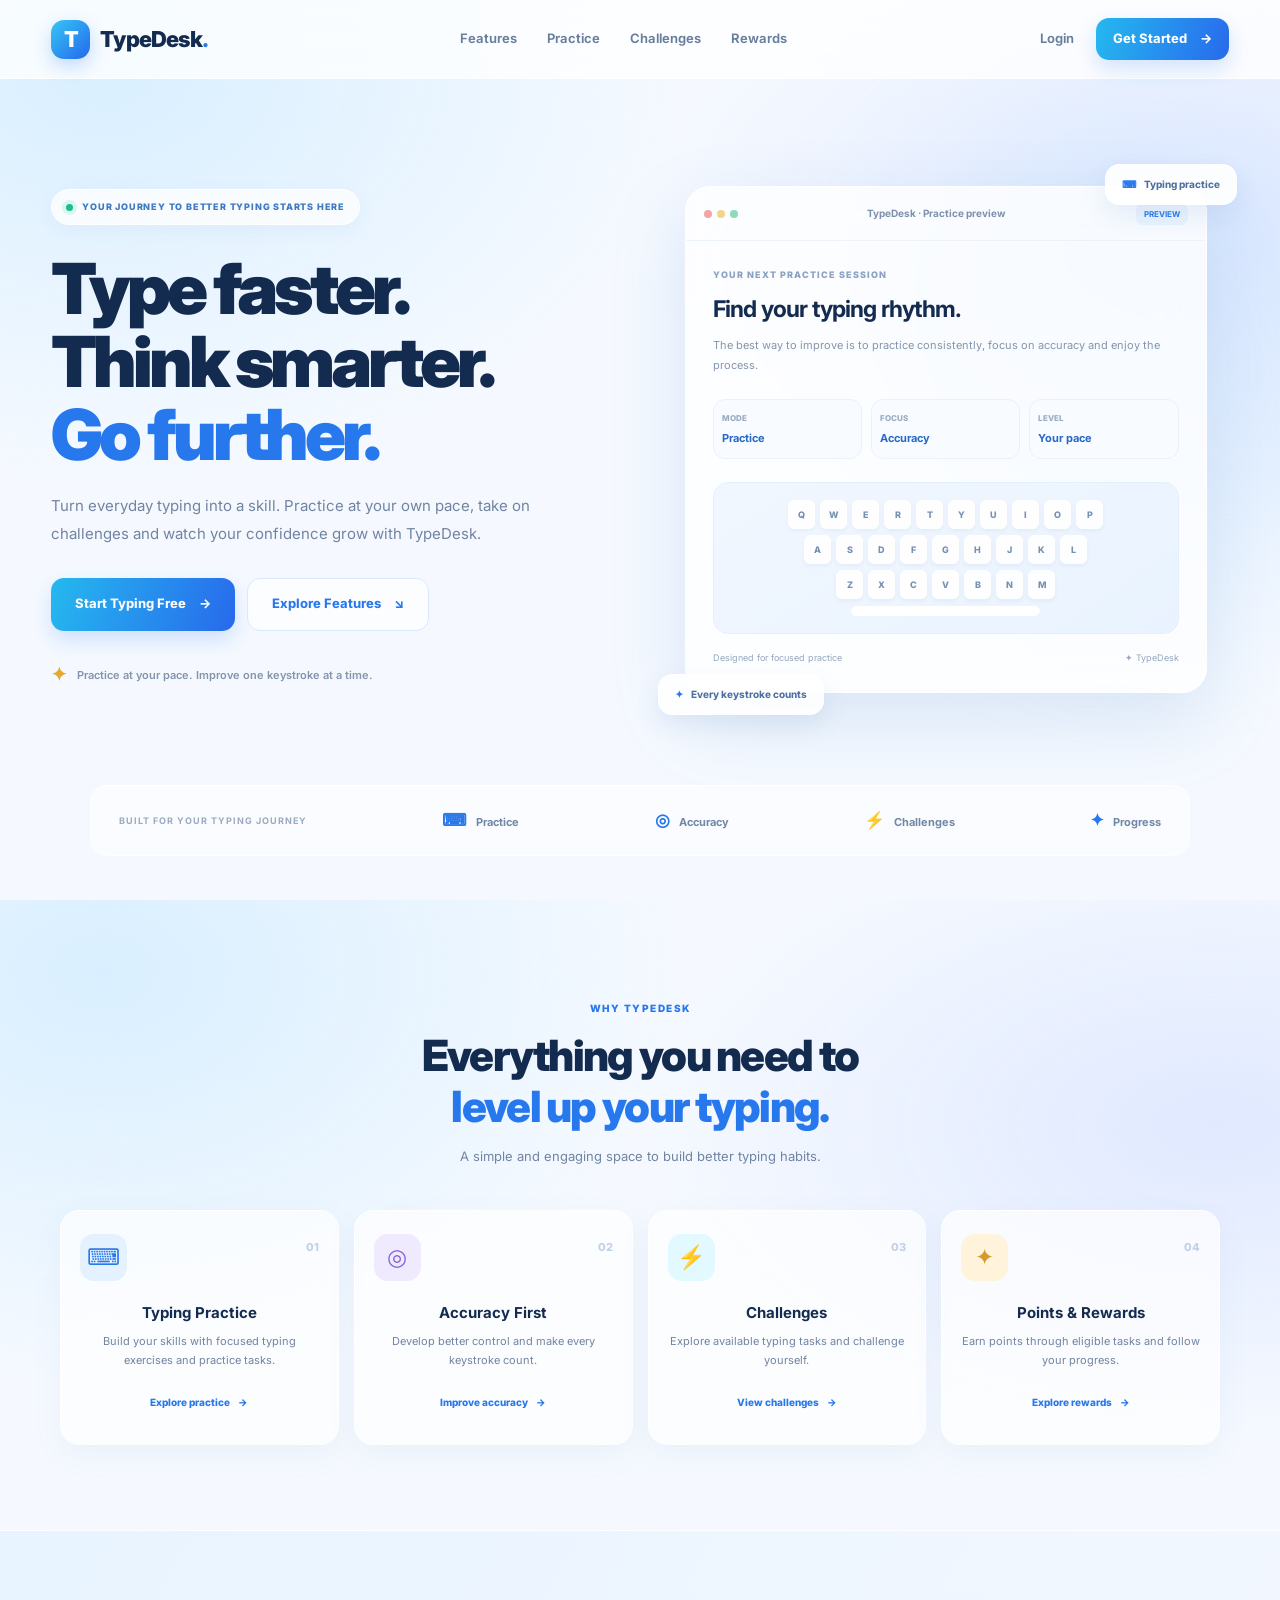
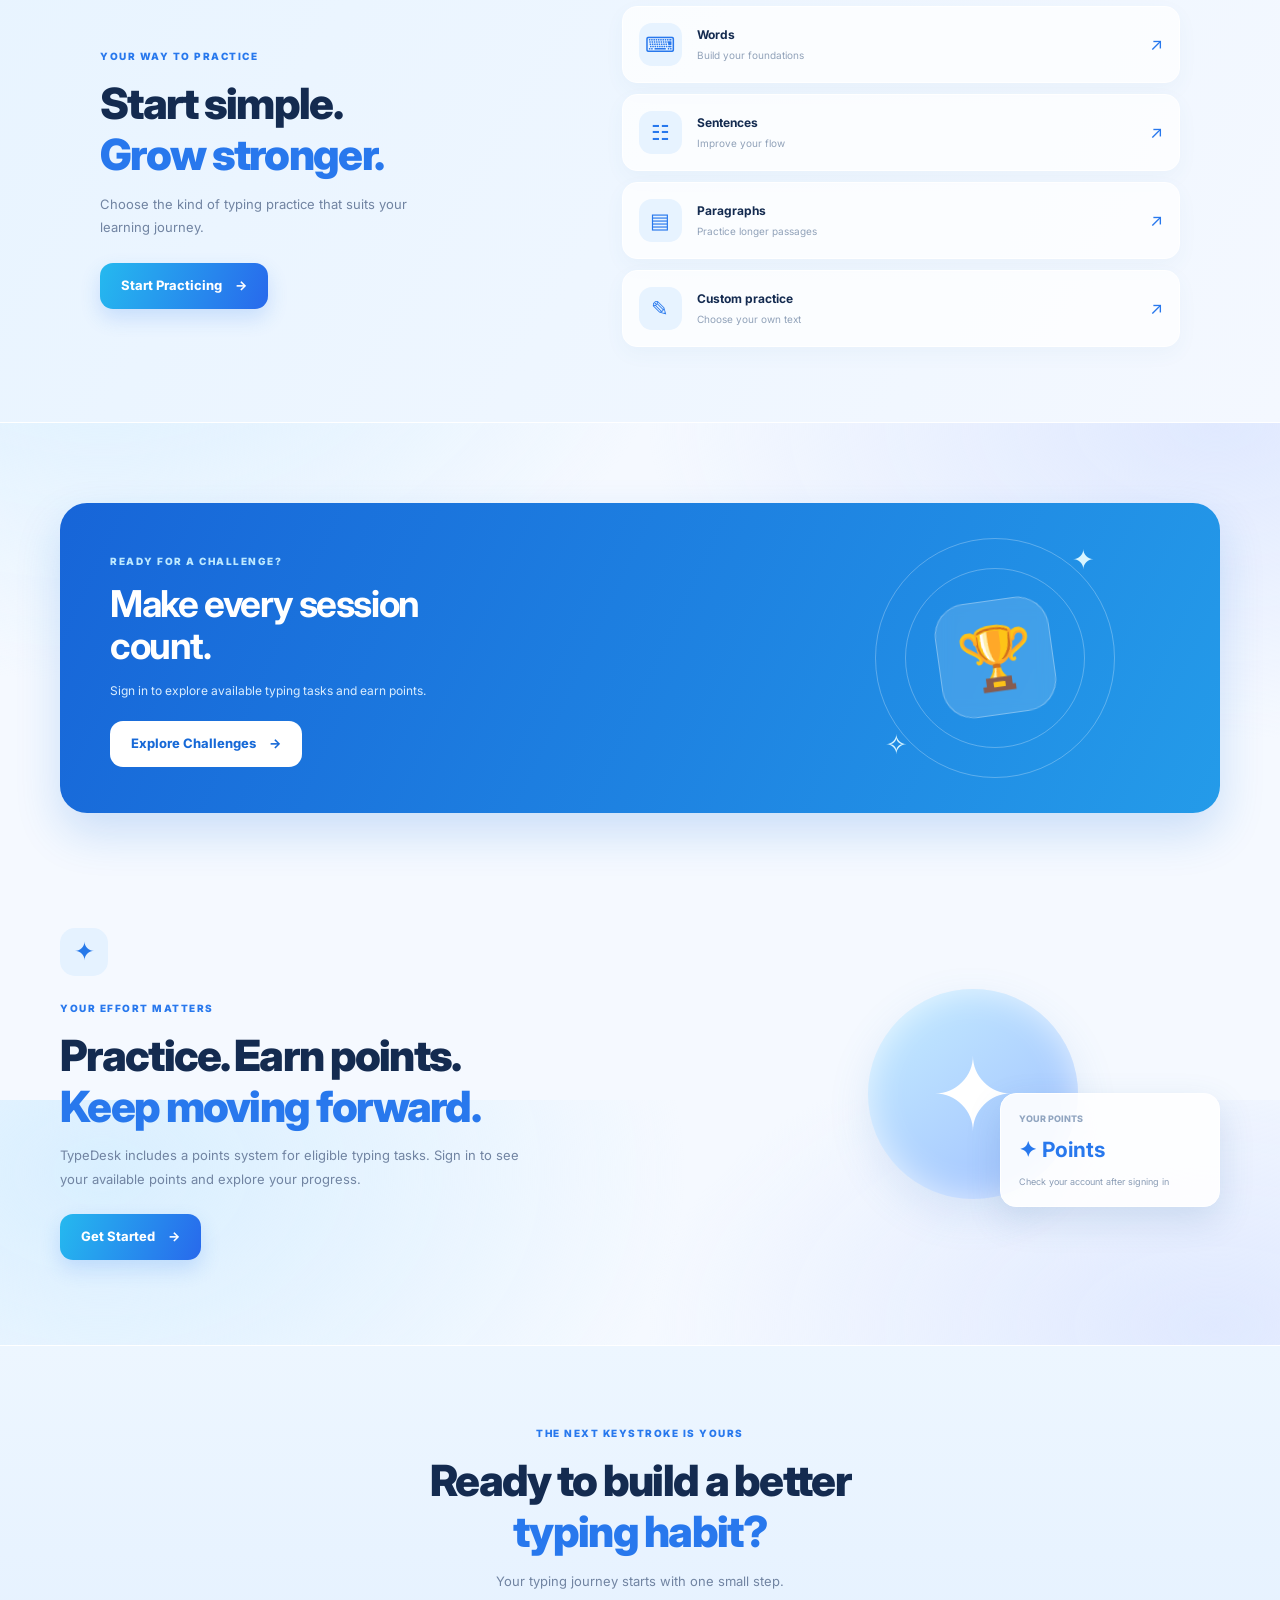
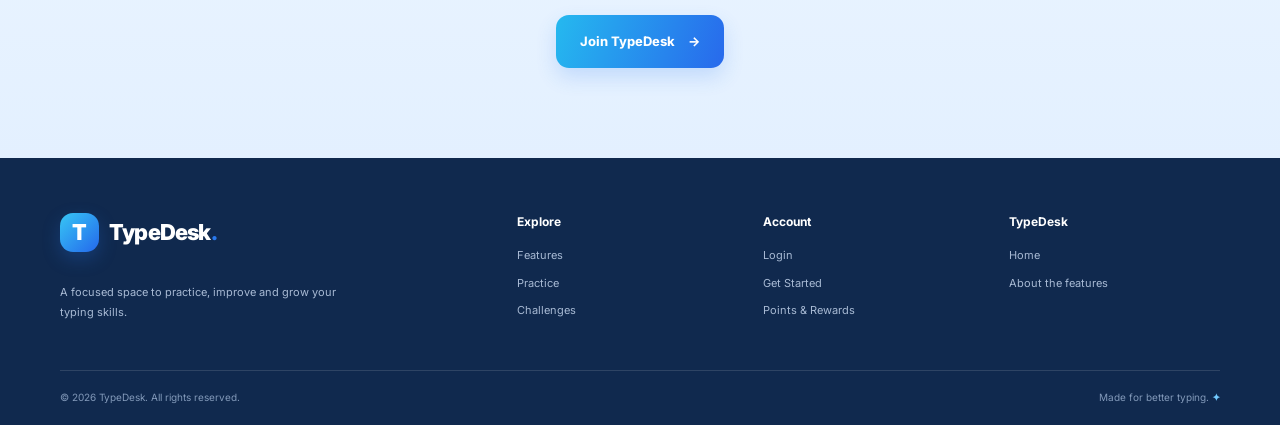
<file: index.html>
<!DOCTYPE html>
<html lang="en">
<head>
  <meta charset="UTF-8">
  <meta name="viewport" content="width=device-width, initial-scale=1.0">
  <meta name="theme-color" content="#eff7ff">
  <meta name="description" content="TypeDesk helps you build typing speed, accuracy and confidence through typing practice and challenges.">
  <title>TypeDesk — Master Your Typing Skills</title>
  <link rel="preconnect" href="https://fonts.googleapis.com">
  <link rel="preconnect" href="https://fonts.gstatic.com" crossorigin>
  <link href="https://fonts.googleapis.com/css2?family=Inter:wght@400;500;600;700;800;900&display=swap" rel="stylesheet">
  <link rel="stylesheet" href="styles.css">
  <link rel="stylesheet" href="landing.css">
</head>
<body class="landing-page">

<header class="site-header">
  <nav class="navbar">
    <a href="index.html" class="logo">
      <span class="logo-icon">T</span>
      <span>TypeDesk<span class="logo-dot">.</span></span>
    </a>

    <div class="nav-links">
      <a href="#features">Features</a>
      <a href="#practice">Practice</a>
      <a href="#challenges">Challenges</a>
      <a href="#rewards">Rewards</a>
    </div>

    <div class="nav-actions">
      <a href="login.html" class="login-link">Login</a>
      <a href="login.html" class="button button-primary nav-cta">Get Started <span>→</span></a>
    </div>
  </nav>
</header>

<main>

<section class="hero">
  <div class="hero-glow"></div>
  <div class="hero-content">
    <div class="eyebrow-pill"><span class="pulse-dot"></span> YOUR JOURNEY TO BETTER TYPING STARTS HERE</div>

    <h1>Type faster.<br>Think smarter.<br><span>Go further.</span></h1>

    <p class="hero-description">
      Turn everyday typing into a skill. Practice at your own pace,
      take on challenges and watch your confidence grow with TypeDesk.
    </p>

    <div class="hero-actions">
      <a href="login.html" class="button button-primary button-large">Start Typing Free <span>→</span></a>
      <a href="#features" class="button button-glass button-large">Explore Features <span>↘</span></a>
    </div>

    <div class="hero-trust">
      <span class="trust-icon">✦</span>
      <span>Practice at your pace. Improve one keystroke at a time.</span>
    </div>
  </div>

  <div class="hero-visual">
    <div class="floating-chip chip-top"><span>⌨</span> Typing practice</div>

    <div class="typing-window">
      <div class="window-top">
        <div class="window-dots"><i></i><i></i><i></i></div>
        <span>TypeDesk · Practice preview</span>
        <span class="window-status">PREVIEW</span>
      </div>

      <div class="typing-window-body">
        <div class="preview-label">YOUR NEXT PRACTICE SESSION</div>
        <h3>Find your typing rhythm.</h3>
        <p class="preview-copy">The best way to improve is to practice consistently, focus on accuracy and enjoy the process.</p>

        <div class="preview-stats">
          <div><span>MODE</span><strong>Practice</strong></div>
          <div><span>FOCUS</span><strong>Accuracy</strong></div>
          <div><span>LEVEL</span><strong>Your pace</strong></div>
        </div>

        <div class="keyboard">
          <div class="key-row">
            <span>Q</span><span>W</span><span>E</span><span>R</span><span>T</span><span>Y</span><span>U</span><span>I</span><span>O</span><span>P</span>
          </div>
          <div class="key-row">
            <span>A</span><span>S</span><span>D</span><span>F</span><span>G</span><span>H</span><span>J</span><span>K</span><span>L</span>
          </div>
          <div class="key-row">
            <span>Z</span><span>X</span><span>C</span><span>V</span><span>B</span><span>N</span><span>M</span>
          </div>
          <div class="space-key"></div>
        </div>

        <div class="preview-bottom"><span>Designed for focused practice</span><span>✦ TypeDesk</span></div>
      </div>
    </div>

    <div class="floating-chip chip-bottom"><span>✦</span> Every keystroke counts</div>
  </div>
</section>

<section class="trust-strip">
  <span>BUILT FOR YOUR TYPING JOURNEY</span>
  <div><b>⌨</b> Practice</div>
  <div><b>◎</b> Accuracy</div>
  <div><b>⚡</b> Challenges</div>
  <div><b>✦</b> Progress</div>
</section>

<section class="section features-section" id="features">
  <div class="section-heading">
    <span class="section-kicker">WHY TYPEDESK</span>
    <h2>Everything you need to<br><span>level up your typing.</span></h2>
    <p>A simple and engaging space to build better typing habits.</p>
  </div>

  <div class="feature-grid">
    <article class="feature-card">
      <div class="feature-icon icon-blue">⌨</div>
      <span class="feature-number">01</span>
      <h3>Typing Practice</h3>
      <p>Build your skills with focused typing exercises and practice tasks.</p>
      <a href="#practice">Explore practice <span>→</span></a>
    </article>

    <article class="feature-card">
      <div class="feature-icon icon-purple">◎</div>
      <span class="feature-number">02</span>
      <h3>Accuracy First</h3>
      <p>Develop better control and make every keystroke count.</p>
      <a href="#practice">Improve accuracy <span>→</span></a>
    </article>

    <article class="feature-card">
      <div class="feature-icon icon-cyan">⚡</div>
      <span class="feature-number">03</span>
      <h3>Challenges</h3>
      <p>Explore available typing tasks and challenge yourself.</p>
      <a href="#challenges">View challenges <span>→</span></a>
    </article>

    <article class="feature-card">
      <div class="feature-icon icon-gold">✦</div>
      <span class="feature-number">04</span>
      <h3>Points & Rewards</h3>
      <p>Earn points through eligible tasks and follow your progress.</p>
      <a href="#rewards">Explore rewards <span>→</span></a>
    </article>
  </div>
</section>

<section class="practice-section" id="practice">
  <div class="practice-inner">
    <div class="practice-copy">
      <span class="section-kicker">YOUR WAY TO PRACTICE</span>
      <h2>Start simple.<br><span>Grow stronger.</span></h2>
      <p>Choose the kind of typing practice that suits your learning journey.</p>
      <a href="login.html" class="button button-primary">Start Practicing <span>→</span></a>
    </div>

    <div class="practice-options">
      <div class="practice-option">
        <span class="option-icon">⌨</span>
        <div><strong>Words</strong><small>Build your foundations</small></div>
        <span class="option-arrow">↗</span>
      </div>
      <div class="practice-option">
        <span class="option-icon">☷</span>
        <div><strong>Sentences</strong><small>Improve your flow</small></div>
        <span class="option-arrow">↗</span>
      </div>
      <div class="practice-option">
        <span class="option-icon">▤</span>
        <div><strong>Paragraphs</strong><small>Practice longer passages</small></div>
        <span class="option-arrow">↗</span>
      </div>
      <div class="practice-option">
        <span class="option-icon">✎</span>
        <div><strong>Custom practice</strong><small>Choose your own text</small></div>
        <span class="option-arrow">↗</span>
      </div>
    </div>
  </div>
</section>

<section class="section challenge-section" id="challenges">
  <div class="challenge-banner">
    <div>
      <span class="section-kicker">READY FOR A CHALLENGE?</span>
      <h2>Make every session<br>count.</h2>
      <p>Sign in to explore available typing tasks and earn points.</p>
      <a href="login.html" class="button button-white">Explore Challenges <span>→</span></a>
    </div>
    <div class="challenge-art" aria-hidden="true">
      <div class="orbit orbit-one"></div>
      <div class="orbit orbit-two"></div>
      <div class="trophy">🏆</div>
      <span class="spark spark-one">✦</span>
      <span class="spark spark-two">✧</span>
    </div>
  </div>
</section>

<section class="section rewards-section" id="rewards">
  <div class="rewards-content">
    <div class="reward-symbol">✦</div>
    <span class="section-kicker">YOUR EFFORT MATTERS</span>
    <h2>Practice. Earn points.<br><span>Keep moving forward.</span></h2>
    <p>TypeDesk includes a points system for eligible typing tasks. Sign in to see your available points and explore your progress.</p>
    <a href="login.html" class="button button-primary">Get Started <span>→</span></a>
  </div>
  <div class="reward-visual">
    <div class="reward-orb">✦</div>
    <div class="reward-card">
      <span>YOUR POINTS</span>
      <strong>✦ Points</strong>
      <small>Check your account after signing in</small>
    </div>
  </div>
</section>

<section class="final-cta">
  <span class="section-kicker">THE NEXT KEYSTROKE IS YOURS</span>
  <h2>Ready to build a better<br><span>typing habit?</span></h2>
  <p>Your typing journey starts with one small step.</p>
  <a href="login.html" class="button button-primary button-large">Join TypeDesk <span>→</span></a>
</section>

</main>

<footer class="site-footer">
  <div class="footer-main">
    <div class="footer-brand">
      <a href="index.html" class="logo footer-logo"><span class="logo-icon">T</span><span>TypeDesk<span class="logo-dot">.</span></span></a>
      <p>A focused space to practice, improve and grow your typing skills.</p>
    </div>
    <div class="footer-column">
      <h4>Explore</h4>
      <a href="#features">Features</a>
      <a href="#practice">Practice</a>
      <a href="#challenges">Challenges</a>
    </div>
    <div class="footer-column">
      <h4>Account</h4>
      <a href="login.html">Login</a>
      <a href="login.html">Get Started</a>
      <a href="#rewards">Points & Rewards</a>
    </div>
    <div class="footer-column">
      <h4>TypeDesk</h4>
      <a href="index.html">Home</a>
      <a href="#features">About the features</a>
    </div>
  </div>
  <div class="footer-bottom">
    <span>© 2026 TypeDesk. All rights reserved.</span>
    <span>Made for better typing. <b>✦</b></span>
  </div>
</footer>
<script src="desktop-notice.js"></script>
</body>
</html>
</file>
<file: styles.css>
/* ============================================================
   TYPEDESK PROFESSIONAL DESIGN SYSTEM
   ============================================================ */

:root {
  --bg: #f5f7fb; --white: #ffffff; --ink: #172033; --muted: #68758b;
  --line: #e3e8f0; --navy: #173b67; --navy-dark: #0f2a4a; --blue: #2866b2;
  --blue-light: #eaf2fc; --green: #16845b; --green-bg: #e9f7f0;
  --amber: #a86b13; --amber-bg: #fff5e3; --red: #b83b4b; --red-bg: #fff1f2;
  --shadow-sm: 0 2px 6px rgba(23, 43, 77, 0.04);
  --shadow: 0 8px 26px rgba(23, 43, 77, 0.06);
  --shadow-lg: 0 20px 50px rgba(23, 43, 77, 0.12);
  --font: 'Inter', 'Segoe UI', system-ui, -apple-system, sans-serif;
  --font-mono: 'JetBrains Mono', 'Fira Code', 'Courier New', monospace;
  --radius-sm: 6px; --radius: 10px; --radius-lg: 14px; --radius-xl: 20px;
  --sidebar-width: 256px; --topbar-height: 68px;
}

* { box-sizing: border-box; margin: 0; padding: 0; }
html, body { height: 100%; }
body { background: var(--bg); color: var(--ink); font: 14px/1.5 var(--font); -webkit-font-smoothing: antialiased; -moz-osx-font-smoothing: grayscale; }
button, input, select, textarea { font: inherit; color: inherit; }
button { cursor: pointer; border: none; background: none; }
a { color: var(--blue); text-decoration: none; }

/* BUTTONS */
.btn { display: inline-flex; align-items: center; justify-content: center; gap: 8px; padding: 10px 18px; border-radius: var(--radius-sm); font-weight: 600; font-size: 13px; transition: all 0.15s ease; border: 1px solid transparent; white-space: nowrap; }
.btn:disabled { opacity: 0.5; cursor: not-allowed; }
.btn-primary { background: var(--navy); color: white; }
.btn-primary:hover:not(:disabled) { background: var(--navy-dark); }
.btn-secondary { background: var(--white); border-color: var(--line); color: var(--ink); }
.btn-secondary:hover:not(:disabled) { background: var(--bg); border-color: #c8d4e3; }
.btn-blue { background: var(--blue); color: white; }
.btn-blue:hover:not(:disabled) { background: #1f5599; }
.btn-danger { background: var(--red); color: white; }
.btn-ghost { background: transparent; color: var(--muted); }
.btn-ghost:hover:not(:disabled) { background: var(--bg); color: var(--ink); }
.btn-sm { padding: 7px 12px; font-size: 12px; }
.btn-lg { padding: 13px 24px; font-size: 14px; }
.btn-full { width: 100%; }

/* FORMS */
.form-group { margin-bottom: 18px; }
.form-label { display: block; font-size: 12px; font-weight: 600; color: var(--ink); margin-bottom: 6px; letter-spacing: 0.2px; }
.form-input, .form-select, .form-textarea { width: 100%; padding: 11px 14px; border: 1px solid var(--line); border-radius: var(--radius-sm); background: var(--white); color: var(--ink); font-size: 14px; transition: all 0.15s ease; }
.form-input:focus, .form-select:focus, .form-textarea:focus { outline: none; border-color: var(--blue); box-shadow: 0 0 0 3px rgba(40, 102, 178, 0.12); }
.form-input::placeholder { color: #98a2b2; }
.form-error { font-size: 12px; color: var(--red); margin-top: 6px; }
.form-hint { font-size: 11px; color: var(--muted); margin-top: 6px; }

/* CARDS */
.card { background: var(--white); border: 1px solid var(--line); border-radius: var(--radius); box-shadow: var(--shadow-sm); }
.card-padded { padding: 20px; }

/* METRICS */
.metric { background: var(--white); border: 1px solid var(--line); border-radius: var(--radius); padding: 18px; box-shadow: var(--shadow-sm); }
.metric-label { color: var(--muted); font-size: 12px; font-weight: 500; }
.metric-value { font-size: 26px; font-weight: 750; letter-spacing: -0.6px; color: var(--ink); margin: 6px 0 2px; }
.metric-sub { font-size: 11px; color: var(--muted); }

/* BADGES */
.badge { display: inline-flex; align-items: center; gap: 4px; padding: 4px 10px; border-radius: 20px; font-size: 11px; font-weight: 700; letter-spacing: 0.3px; }
.badge-blue { background: var(--blue-light); color: var(--blue); }
.badge-green { background: var(--green-bg); color: var(--green); }
.badge-amber { background: var(--amber-bg); color: var(--amber); }
.badge-red { background: var(--red-bg); color: var(--red); }
.badge-neutral { background: var(--bg); color: var(--muted); }

/* UTILITIES */
.flex { display: flex; } .flex-col { flex-direction: column; }
.items-center { align-items: center; } .items-start { align-items: flex-start; }
.justify-between { justify-content: space-between; } .justify-center { justify-content: center; }
.gap-1 { gap: 4px; } .gap-2 { gap: 8px; } .gap-3 { gap: 12px; } .gap-4 { gap: 16px; } .gap-6 { gap: 24px; }
.flex-1 { flex: 1; }
.text-muted { color: var(--muted); } .text-sm { font-size: 12px; } .text-xs { font-size: 11px; }
.font-semibold { font-weight: 600; } .font-bold { font-weight: 700; }
.mt-2 { margin-top: 8px; } .mt-4 { margin-top: 16px; } .mb-2 { margin-bottom: 8px; } .mb-4 { margin-bottom: 16px; }
.hidden { display: none !important; }

/* LAYOUT */
.layout { display: grid; grid-template-columns: var(--sidebar-width) 1fr; min-height: 100vh; }
.sidebar { background: var(--white); border-right: 1px solid var(--line); padding: 24px 16px; display: flex; flex-direction: column; position: sticky; top: 0; height: 100vh; }
.brand { display: flex; align-items: center; gap: 12px; padding: 0 10px 28px; }
.brandmark { width: 38px; height: 38px; border-radius: var(--radius); background: var(--navy); color: white; display: grid; place-items: center; font-size: 18px; font-weight: 800; }
.brand-name { font-weight: 750; font-size: 18px; letter-spacing: -0.4px; color: var(--ink); }
.brand-tag { display: block; color: var(--muted); font-size: 10px; font-weight: 600; letter-spacing: 1.2px; margin-top: -1px; }
.nav-label { font-size: 10px; color: #98a2b2; font-weight: 800; letter-spacing: 1.1px; padding: 14px 11px 8px; text-transform: uppercase; }
.nav { display: flex; flex-direction: column; gap: 2px; }
.nav-item { display: flex; align-items: center; gap: 11px; padding: 10px 12px; border-radius: var(--radius-sm); color: var(--muted); font-weight: 600; font-size: 13px; text-align: left; width: 100%; transition: all 0.15s ease; border: none; background: transparent; cursor: pointer; }
.nav-item:hover { background: var(--bg); color: var(--ink); }
.nav-item.active { background: var(--blue-light); color: var(--blue); }
.nav-icon { width: 18px; font-size: 16px; text-align: center; opacity: 0.9; }
.sidebar-bottom { margin-top: auto; padding: 16px 10px 0; border-top: 1px solid var(--line); color: var(--muted); font-size: 11px; line-height: 1.6; }
.topbar { height: var(--topbar-height); background: var(--white); border-bottom: 1px solid var(--line); display: flex; align-items: center; justify-content: space-between; padding: 0 32px; gap: 16px; position: sticky; top: 0; z-index: 5; }
.breadcrumb { color: var(--muted); font-size: 13px; }
.breadcrumb b { color: var(--ink); font-weight: 600; }
.topbar-right { display: flex; align-items: center; gap: 14px; }
.lang-select { padding: 8px 12px; border: 1px solid var(--line); border-radius: var(--radius-sm); background: var(--white); color: var(--ink); font-size: 13px; font-weight: 500; cursor: pointer; }
.user-chip { display: flex; align-items: center; gap: 9px; padding: 5px 12px 5px 5px; border-radius: 40px; background: var(--bg); border: 1px solid var(--line); }
.avatar { width: 30px; height: 30px; border-radius: 50%; background: var(--blue-light); color: var(--blue); display: grid; place-items: center; font-weight: 700; font-size: 13px; }
.user-name { font-weight: 600; font-size: 13px; color: var(--ink); }
.main { min-width: 0; }
.content { max-width: 1280px; margin: 0 auto; padding: 32px; }
.page-head { display: flex; justify-content: space-between; align-items: flex-start; gap: 20px; margin-bottom: 26px; }
.page-title { font-size: 26px; font-weight: 750; letter-spacing: -0.6px; color: var(--ink); margin-bottom: 4px; }
.page-subtitle { color: var(--muted); font-size: 13px; }

@media (max-width: 900px) {
  .layout { grid-template-columns: 1fr; }
  .sidebar { display: none; }
  .content { padding: 20px 16px; }
  .topbar { padding: 0 16px; }
}
/* ============================================================
   NEW DASHBOARD STYLES (PHASE 1)
   ============================================================ */
body { background: #f1f5f9; }

/* Sidebar Tweaks */
.sidebar.dark {
  background: #0f172a;
  border-right: none;
}
.sidebar.dark .brand-name, .sidebar.dark .nav-item, .sidebar.dark .nav-icon {
  color: #94a3b8;
}
.sidebar.dark .brand-name { color: white; }
.sidebar.dark .nav-item.active {
  background: #2563eb;
  color: white;
}
.sidebar.dark .nav-item:hover:not(.active) {
  background: #1e293b;
  color: white;
}
.sidebar.dark .nav-label { color: #475569; }

/* Header Tweaks */
.topbar { background: white; border-bottom: 1px solid var(--line); height: 72px; }
.search-bar { 
  background: #f8fafc; 
  border: 1px solid var(--line); 
  border-radius: 20px; 
  padding: 8px 16px; 
  width: 300px; 
  font-size: 13px; 
}

/* Wallet Banner */
.wallet-banner {
  background: linear-gradient(135deg, #1e293b, #0f172a);
  border-radius: var(--radius-lg);
  padding: 24px;
  color: white;
  display: flex;
  justify-content: space-between;
  align-items: center;
  margin-bottom: 24px;
  box-shadow: var(--shadow-lg);
}
.wallet-balance { display: flex; align-items: center; gap: 12px; font-size: 32px; font-weight: 750; }
.wallet-coin { font-size: 40px; }
.wallet-progress { background: #334155; height: 8px; border-radius: 4px; width: 200px; margin-top: 10px; }
.wallet-progress-bar { background: #eab308; height: 100%; border-radius: 4px; width: 45%; }

/* Metric Cards (Top Row) */
.metrics-row {
  display: grid;
  grid-template-columns: repeat(4, 1fr);
  gap: 16px;
  margin-bottom: 24px;
}
.metric-card-new {
  background: white;
  border-radius: var(--radius-lg);
  padding: 20px;
  display: flex;
  align-items: center;
  gap: 16px;
  box-shadow: var(--shadow-sm);
  border: 1px solid var(--line);
}
.metric-icon {
  width: 48px; height: 48px; border-radius: 12px;
  display: grid; place-items: center; font-size: 24px;
}
.metric-icon.blue { background: #eff6ff; color: #3b82f6; }
.metric-icon.green { background: #f0fdf4; color: #22c55e; }
.metric-icon.purple { background: #faf5ff; color: #a855f7; }
.metric-icon.yellow { background: #fefce8; color: #eab308; }

.metric-data h4 { font-size: 13px; color: var(--muted); font-weight: 600; margin-bottom: 4px; }
.metric-data .value { font-size: 22px; font-weight: 750; color: var(--ink); }

/* Task Grid */
.task-grid-new {
  display: grid;
  grid-template-columns: repeat(auto-fill, minmax(250px, 1fr));
  gap: 16px;
}
.task-card-new {
  background: white;
  border-radius: var(--radius-lg);
  padding: 20px;
  text-align: center;
  border: 1px solid var(--line);
  box-shadow: var(--shadow-sm);
  transition: 0.2s;
}
.task-card-new:hover { transform: translateY(-4px); box-shadow: var(--shadow-lg); }
.task-card-new .icon { font-size: 40px; margin-bottom: 12px; }
.task-card-new h3 { font-size: 16px; font-weight: 700; margin-bottom: 4px; }
.task-card-new p { font-size: 12px; color: var(--muted); margin-bottom: 12px; }
.task-card-new .reward { color: #d97706; font-weight: 700; font-size: 14px; margin-bottom: 16px; }

@media (max-width: 900px) {
  .metrics-row { grid-template-columns: 1fr 1fr; }
  .wallet-banner { flex-direction: column; align-items: flex-start; gap: 20px; }
}
@media (max-width: 600px) {
  .metrics-row { grid-template-columns: 1fr; }
  .search-bar { display: none; }
}
/* ============================================================
   FULL SAAS LANDING PAGE (GLASSMORPHISM)
   ============================================================ */
.landing-page {
  background: radial-gradient(circle at 10% 20%, #e0f2fe 0%, #f8fafc 50%, #eff6ff 100%);
  min-height: 100vh;
  font-family: var(--font);
}

/* Navbar */
.landing-nav {
  display: flex; justify-content: space-between; align-items: center;
  padding: 16px 6%; background: rgba(255, 255, 255, 0.7);
  backdrop-filter: blur(16px); border-bottom: 1px solid rgba(255, 255, 255, 0.9);
  position: sticky; top: 0; z-index: 100;
}
.landing-logo { display: flex; align-items: center; gap: 10px; font-size: 22px; font-weight: 800; color: #0f172a; }
.landing-nav-links { display: flex; gap: 32px; }
.landing-nav-links a { color: #475569; font-weight: 600; font-size: 14px; text-decoration: none; }
.landing-nav-links a:hover { color: #2563eb; }

/* Hero Section */
.hero-section { display: flex; justify-content: space-between; align-items: center; padding: 60px 6%; max-width: 1300px; margin: 0 auto; gap: 40px; }
.hero-content { max-width: 550px; }
.hero-badge { display: inline-flex; align-items: center; gap: 8px; background: white; padding: 6px 14px; border-radius: 30px; font-size: 12px; font-weight: 700; color: #2563eb; margin-bottom: 20px; box-shadow: 0 4px 12px rgba(0,0,0,0.05); }
.hero-title { font-size: 54px; font-weight: 800; line-height: 1.1; color: #0f172a; margin-bottom: 20px; letter-spacing: -1.5px; }
.hero-title span { color: #2563eb; }
.hero-desc { font-size: 16px; color: #475569; line-height: 1.6; margin-bottom: 30px; }
.hero-btns { display: flex; gap: 16px; margin-bottom: 30px; }
.trusted-by { display: flex; align-items: center; gap: 12px; font-size: 13px; color: #64748b; font-weight: 600; }

/* Live Dashboard Panel */
.live-panel { background: rgba(255, 255, 255, 0.6); backdrop-filter: blur(24px); border: 1px solid white; border-radius: 24px; padding: 28px; width: 100%; max-width: 580px; box-shadow: 0 20px 50px rgba(37, 99, 235, 0.1); }
.live-header { display: flex; justify-content: space-between; align-items: center; margin-bottom: 20px; }
.live-header h3 { font-size: 18px; font-weight: 750; color: #0f172a; }
.live-header .badge { background: #eff6ff; color: #2563eb; padding: 4px 12px; border-radius: 20px; font-size: 12px; font-weight: 700; }
.live-stats { display: grid; grid-template-columns: 1fr 1fr 1fr; gap: 12px; margin-bottom: 20px; }
.stat-box { background: white; padding: 14px; border-radius: 12px; box-shadow: 0 2px 8px rgba(0,0,0,0.02); }
.stat-box .lbl { font-size: 11px; color: #64748b; font-weight: 700; text-transform: uppercase; }
.stat-box .val { font-size: 22px; font-weight: 800; color: #0f172a; margin-top: 4px; }
.live-text { background: white; padding: 16px; border-radius: 12px; font-size: 16px; font-family: monospace; color: #334155; line-height: 1.6; margin-bottom: 16px; }
.live-text span.hl { background: #bfdbfe; color: #1e3a8a; border-radius: 4px; padding: 0 4px; }
.live-progress-bar { height: 6px; background: #e2e8f0; border-radius: 4px; margin-top: 6px; }
.live-progress-fill { height: 100%; background: #2563eb; border-radius: 4px; width: 66%; }

/* Features Section */
.features-section { padding: 40px 6%; max-width: 1300px; margin: 0 auto; text-align: center; }
.section-subtitle { color: #2563eb; font-weight: 800; font-size: 13px; letter-spacing: 1px; text-transform: uppercase; margin-bottom: 8px; }
.section-title { font-size: 32px; font-weight: 800; color: #0f172a; margin-bottom: 40px; }
.features-grid { display: grid; grid-template-columns: repeat(4, 1fr); gap: 20px; text-align: left; }
.feat-card { background: rgba(255,255,255,0.7); backdrop-filter: blur(10px); border: 1px solid white; border-radius: 16px; padding: 24px; box-shadow: 0 4px 20px rgba(0,0,0,0.02); }
.feat-icon { width: 40px; height: 40px; background: #eff6ff; color: #2563eb; border-radius: 10px; display: grid; place-items: center; font-size: 20px; margin-bottom: 16px; }
.feat-card h4 { font-size: 16px; font-weight: 750; color: #0f172a; margin-bottom: 6px; }
.feat-card p { font-size: 13px; color: #64748b; line-height: 1.5; }

/* Bottom Grid (Rewards, Testimonials, Pricing) */
.bottom-grid { display: grid; grid-template-columns: 1fr 1.5fr 1fr; gap: 24px; padding: 40px 6%; max-width: 1300px; margin: 0 auto; }
.rewards-box, .pricing-box { background: rgba(255,255,255,0.7); backdrop-filter: blur(10px); border: 1px solid white; border-radius: 20px; padding: 30px; box-shadow: 0 10px 30px rgba(0,0,0,0.03); }
.rewards-box h3, .pricing-box h3 { font-size: 20px; font-weight: 800; color: #0f172a; margin-bottom: 10px; }
.rewards-box p, .pricing-box p { font-size: 14px; color: #64748b; margin-bottom: 20px; line-height: 1.5; }

/* Testimonials */
.testimonials-grid { display: grid; grid-template-columns: 1fr 1fr; gap: 16px; }
.test-card { background: white; padding: 16px; border-radius: 12px; box-shadow: 0 2px 10px rgba(0,0,0,0.02); }
.stars { color: #eab308; font-size: 12px; margin-bottom: 8px; }
.test-card p { font-size: 12px; color: #475569; font-style: italic; margin-bottom: 12px; }
.test-user { display: flex; align-items: center; gap: 8px; }
.test-avatar { width: 24px; height: 24px; background: #e2e8f0; border-radius: 50%; }

/* Pricing */
.price-amount { font-size: 36px; font-weight: 800; color: #0f172a; margin-bottom: 16px; }
.price-amount span { font-size: 14px; color: #64748b; font-weight: 500; }
.price-list { list-style: none; padding: 0; margin-bottom: 24px; }
.price-list li { font-size: 13px; color: #475569; margin-bottom: 10px; display: flex; align-items: center; gap: 8px; }
.price-list li::before { content: '✓'; color: #16a34a; font-weight: bold; }

/* Footer */
.landing-footer { background: #0f172a; color: white; padding: 60px 6% 30px; margin-top: 40px; }
.footer-grid { display: grid; grid-template-columns: 2fr 1fr 1fr 1fr; gap: 40px; max-width: 1300px; margin: 0 auto 40px; }
.footer-logo { font-size: 22px; font-weight: 800; display: flex; align-items: center; gap: 10px; margin-bottom: 16px; }
.footer-desc { color: #94a3b8; font-size: 13px; line-height: 1.6; max-width: 300px; }
.footer-col h4 { font-size: 14px; font-weight: 700; margin-bottom: 16px; }
.footer-col a { display: block; color: #94a3b8; text-decoration: none; font-size: 13px; margin-bottom: 10px; }
.footer-col a:hover { color: white; }
.footer-bottom { border-top: 1px solid #1e293b; padding-top: 20px; display: flex; justify-content: space-between; color: #64748b; font-size: 12px; max-width: 1300px; margin: 0 auto; }

@media (max-width: 1024px) {
  .hero-section { flex-direction: column; text-align: center; }
  .hero-btns { justify-content: center; }
  .features-grid { grid-template-columns: 1fr 1fr; }
  .bottom-grid { grid-template-columns: 1fr; }
  .footer-grid { grid-template-columns: 1fr 1fr; }
}
@media (max-width: 768px) {
  .landing-nav-links { display: none; }
  .hero-title { font-size: 38px; }
  .features-grid { grid-template-columns: 1fr; }
}
</file>
<file: landing.css>
:root {
  --lp-blue: #2878ed;
  --lp-blue-dark: #145bd0;
  --lp-ink: #142b50;
  --lp-muted: #7184a2;
  --lp-line: #e5effb;
  --lp-glass: rgba(255,255,255,.72);
}

.landing-page {
  margin: 0;
  color: var(--lp-ink);
  background:
    radial-gradient(ellipse at 8% 8%,#d9efff 0,transparent 35%),
    radial-gradient(ellipse at 95% 25%,#e0e9ff 0,transparent 33%),
    #f5f9ff;
  font-family: Inter, sans-serif;
  overflow-x: hidden;
}

.landing-page * { box-sizing: border-box; }
.landing-page a { text-decoration: none; }
.landing-page section { scroll-margin-top: 90px; }

/* NAVIGATION */

.site-header {
  position: sticky;
  top: 0;
  z-index: 100;
  background: rgba(255,255,255,.76);
  border-bottom: 1px solid rgba(255,255,255,.9);
  backdrop-filter: blur(22px);
  -webkit-backdrop-filter: blur(22px);
}

.navbar {
  width: min(1240px,92%);
  min-height: 78px;
  margin: auto;
  display: flex;
  align-items: center;
  justify-content: space-between;
  gap: 25px;
}

.logo {
  display: inline-flex;
  align-items: center;
  gap: 10px;
  color: var(--lp-ink);
  font-size: 22px;
  font-weight: 850;
  letter-spacing: -.8px;
  white-space: nowrap;
}

.logo-icon {
  width: 39px;
  height: 39px;
  display: grid;
  place-items: center;
  color: white;
  border-radius: 13px;
  background: linear-gradient(135deg,#37c6f4,#2468ec);
  box-shadow: 0 7px 18px #2878ed40;
}

.logo-dot { color: var(--lp-blue); }

.nav-links {
  display: flex;
  align-items: center;
  gap: 30px;
}

.nav-links a,
.login-link {
  color: #687e9d;
  font-size: 13px;
  font-weight: 650;
  transition: .2s;
}

.nav-links a:hover,
.login-link:hover { color: var(--lp-blue); }

.nav-actions {
  display: flex;
  align-items: center;
  gap: 22px;
}

.button {
  min-height: 46px;
  display: inline-flex;
  align-items: center;
  justify-content: center;
  gap: 13px;
  padding: 0 21px;
  border-radius: 13px;
  font-size: 13px;
  font-weight: 750;
  transition: transform .2s, box-shadow .2s;
}

.button:hover { transform: translateY(-2px); }

.button-primary {
  color: white !important;
  background: linear-gradient(110deg,#25b9ef,#2869ec);
  box-shadow: 0 9px 20px #2878ed30;
}

.button-primary:hover { box-shadow: 0 13px 26px #2878ed45; }

.button-glass {
  color: var(--lp-blue) !important;
  border: 1px solid #d8e9ff;
  background: rgba(255,255,255,.7);
}

.button-large { min-height: 53px; padding: 0 24px; }
.nav-cta { min-height: 42px; padding: 0 17px; }

/* HERO */

.hero {
  position: relative;
  width: min(1240px,92%);
  min-height: 620px;
  margin: auto;
  padding: 85px 0 70px;
  display: grid;
  grid-template-columns: 1fr 1fr;
  align-items: center;
  gap: 45px;
}

.hero-glow {
  position: absolute;
  width: 500px;
  height: 500px;
  top: 40px;
  right: -160px;
  border-radius: 50%;
  background: #c8e5ff55;
  filter: blur(60px);
  pointer-events: none;
}

.hero-content { position: relative; z-index: 2; }

.eyebrow-pill {
  width: fit-content;
  display: flex;
  align-items: center;
  gap: 9px;
  padding: 10px 14px;
  border: 1px solid white;
  border-radius: 30px;
  background: rgba(255,255,255,.75);
  color: #427bc1;
  font-size: 9px;
  font-weight: 850;
  letter-spacing: .8px;
  box-shadow: 0 5px 18px #4e91cf12;
}

.pulse-dot {
  width: 7px;
  height: 7px;
  border-radius: 50%;
  background: #19bf91;
  box-shadow: 0 0 0 4px #19bf9120;
}

.hero h1 {
  margin: 27px 0 20px;
  color: #142b50;
  font-size: clamp(47px,5.5vw,73px);
  line-height: 1.04;
  font-weight: 900;
  letter-spacing: -4px;
}

.hero h1 span,
.section-heading h2 span,
.practice-copy h2 span,
.rewards-content h2 span,
.final-cta h2 span {
  color: var(--lp-blue);
}

.hero-description {
  max-width: 490px;
  color: var(--lp-muted);
  font-size: 15px;
  line-height: 1.9;
}

.hero-actions {
  display: flex;
  flex-wrap: wrap;
  gap: 12px;
  margin-top: 29px;
}

.hero-trust {
  display: flex;
  align-items: center;
  gap: 10px;
  margin-top: 30px;
  color: #8394ad;
  font-size: 11px;
  font-weight: 600;
}

.trust-icon { color: #e6aa32; font-size: 19px; }

/* TYPING PREVIEW */

.hero-visual {
  position: relative;
  min-width: 0;
  padding: 22px;
}

.typing-window {
  position: relative;
  z-index: 2;
  overflow: hidden;
  border: 1px solid #ffffff;
  border-radius: 25px;
  background: rgba(255,255,255,.78);
  box-shadow: 0 28px 75px #4c86c32b;
  backdrop-filter: blur(24px);
}

.window-top {
  min-height: 54px;
  padding: 0 18px;
  display: flex;
  align-items: center;
  justify-content: space-between;
  gap: 10px;
  border-bottom: 1px solid #edf3fb;
  color: #7e91ac;
  font-size: 10px;
  font-weight: 700;
}

.window-dots { display: flex; gap: 5px; }
.window-dots i { width: 8px; height: 8px; border-radius: 50%; background: #d5e3f5; }
.window-dots i:first-child { background: #f2a5aa; }
.window-dots i:nth-child(2) { background: #f4d48b; }
.window-dots i:nth-child(3) { background: #8ed9ba; }

.window-status {
  padding: 5px 8px;
  border-radius: 7px;
  background: #e9f3ff;
  color: var(--lp-blue);
  font-size: 8px;
}

.typing-window-body { padding: 27px; }

.preview-label {
  color: #8ca3c2;
  font-size: 9px;
  font-weight: 850;
  letter-spacing: 1px;
}

.typing-window-body h3 {
  margin: 10px 0;
  color: var(--lp-ink);
  font-size: 23px;
  letter-spacing: -.8px;
}

.preview-copy {
  color: #8495ae;
  font-size: 11px;
  line-height: 1.8;
}

.preview-stats {
  display: grid;
  grid-template-columns: repeat(3,1fr);
  gap: 9px;
  margin: 23px 0;
}

.preview-stats div {
  padding: 12px 8px;
  border: 1px solid #e8f1fc;
  border-radius: 12px;
  background: #f8fbff;
}

.preview-stats span,
.preview-stats strong { display: block; }

.preview-stats span {
  color: #9aabc1;
  font-size: 8px;
  font-weight: 800;
}

.preview-stats strong {
  margin-top: 6px;
  color: #2868c7;
  font-size: 11px;
}

.keyboard {
  padding: 17px 12px;
  border: 1px solid #e5effb;
  border-radius: 15px;
  background: linear-gradient(145deg,#f1f7ff,#e9f3ff);
}

.key-row {
  display: flex;
  justify-content: center;
  gap: 5px;
  margin-bottom: 6px;
}

.key-row span {
  width: 27px;
  height: 29px;
  display: grid;
  place-items: center;
  border: 1px solid white;
  border-radius: 6px;
  background: rgba(255,255,255,.9);
  color: #7791b3;
  font-size: 9px;
  font-weight: 800;
  box-shadow: 0 2px 4px #416c9d12;
}

.key-row:nth-child(2) { padding: 0 12px; }
.key-row:nth-child(3) { padding: 0 24px; }

.space-key {
  width: 43%;
  height: 10px;
  margin: 7px auto 0;
  border: 1px solid white;
  border-radius: 6px;
  background: white;
}

.preview-bottom {
  display: flex;
  justify-content: space-between;
  gap: 8px;
  margin-top: 17px;
  color: #94a6be;
  font-size: 9px;
}

.floating-chip {
  position: absolute;
  z-index: 3;
  padding: 12px 16px;
  border: 1px solid white;
  border-radius: 14px;
  background: rgba(255,255,255,.9);
  color: #4b709f;
  font-size: 10px;
  font-weight: 750;
  box-shadow: 0 10px 25px #3d77b51c;
}

.floating-chip span { color: var(--lp-blue); margin-right: 6px; }
.chip-top { top: 0; right: -8px; }
.chip-bottom { bottom: 0; left: -5px; }

/* TRUST STRIP */

.trust-strip {
  width: min(1100px,92%);
  margin: 0 auto 55px;
  padding: 22px 28px;
  display: flex;
  justify-content: space-between;
  align-items: center;
  flex-wrap: wrap;
  gap: 18px;
  border: 1px solid white;
  border-radius: 17px;
  background: rgba(255,255,255,.55);
  color: #7187a6;
  font-size: 11px;
  font-weight: 700;
}

.trust-strip > span {
  color: #9aabc0;
  font-size: 9px;
  letter-spacing: 1px;
}

.trust-strip div b {
  margin-right: 6px;
  color: var(--lp-blue);
  font-size: 17px;
}

/* FEATURES */

.section {
  width: min(1160px,92%);
  margin: auto;
  padding: 85px 0;
}

.section-heading { text-align: center; margin-bottom: 42px; }

.section-kicker {
  color: var(--lp-blue);
  font-size: 10px;
  font-weight: 850;
  letter-spacing: 1.5px;
}

.section-heading h2,
.practice-copy h2,
.rewards-content h2,
.final-cta h2 {
  margin: 13px 0;
  color: var(--lp-ink);
  font-size: clamp(30px,4vw,43px);
  line-height: 1.18;
  letter-spacing: -1.7px;
  font-weight: 850;
}

.section-heading p,
.practice-copy p,
.rewards-content p,
.final-cta p {
  color: var(--lp-muted);
  font-size: 13px;
  line-height: 1.8;
}

.feature-grid {
  display: grid;
  grid-template-columns: repeat(4,minmax(0,1fr));
  gap: 15px;
}

.feature-card {
  position: relative;
  min-height: 235px;
  padding: 23px 19px;
  border: 1px solid white;
  border-radius: 19px;
  background: rgba(255,255,255,.7);
  box-shadow: 0 10px 30px #487cb010;
  transition: .25s;
}

.feature-card:hover {
  transform: translateY(-5px);
  box-shadow: 0 18px 35px #487cb022;
}

.feature-icon {
  width: 47px;
  height: 47px;
  display: grid;
  place-items: center;
  border-radius: 14px;
  font-size: 23px;
}

.icon-blue { color: #2779e9; background: #e4f1ff; }
.icon-purple { color: #8762df; background: #f0eaff; }
.icon-cyan { color: #0d9dbd; background: #e2f9ff; }
.icon-gold { color: #d69a29; background: #fff4db; }

.feature-number {
  position: absolute;
  top: 28px;
  right: 19px;
  color: #c2d2e6;
  font-size: 11px;
  font-weight: 800;
}

.feature-card h3 {
  margin: 21px 0 8px;
  color: var(--lp-ink);
  font-size: 15px;
}

.feature-card p {
  min-height: 58px;
  color: var(--lp-muted);
  font-size: 11px;
  line-height: 1.7;
}

.feature-card a {
  display: inline-flex;
  gap: 8px;
  color: var(--lp-blue);
  font-size: 10px;
  font-weight: 800;
}

/* PRACTICE */

.practice-section {
  padding: 75px 4%;
  background: linear-gradient(120deg,#e8f4ff,#f4f8ff);
  border-top: 1px solid white;
  border-bottom: 1px solid white;
}

.practice-inner {
  width: min(1080px,100%);
  margin: auto;
  display: grid;
  grid-template-columns: .9fr 1.1fr;
  gap: 65px;
  align-items: center;
}

.practice-copy p { max-width: 360px; margin-bottom: 23px; }

.practice-options { display: grid; gap: 11px; }

.practice-option {
  display: flex;
  align-items: center;
  gap: 15px;
  padding: 16px;
  border: 1px solid white;
  border-radius: 15px;
  background: rgba(255,255,255,.75);
  box-shadow: 0 7px 20px #477bb10c;
  transition: .2s;
}

.practice-option:hover {
  transform: translateX(4px);
  border-color: #c9e3ff;
}

.option-icon {
  width: 43px;
  height: 43px;
  display: grid;
  place-items: center;
  border-radius: 13px;
  background: #e7f3ff;
  color: var(--lp-blue);
  font-size: 21px;
}

.practice-option div { flex: 1; }
.practice-option strong,
.practice-option small { display: block; }
.practice-option strong { color: var(--lp-ink); font-size: 12px; }
.practice-option small { margin-top: 4px; color: #91a2b9; font-size: 10px; }
.option-arrow { color: var(--lp-blue); font-size: 17px; }

/* CHALLENGE BANNER */

.challenge-section { padding-top: 80px; padding-bottom: 30px; }

.challenge-banner {
  position: relative;
  min-height: 310px;
  overflow: hidden;
  padding: 42px 50px;
  display: flex;
  align-items: center;
  border-radius: 27px;
  background: linear-gradient(115deg,#1765d8,#249be9);
  box-shadow: 0 20px 45px #176edb30;
}

.challenge-banner .section-kicker { color: #bde9ff; }

.challenge-banner h2 {
  margin: 13px 0;
  color: white;
  font-size: 37px;
  line-height: 1.15;
  letter-spacing: -1.4px;
}

.challenge-banner p {
  max-width: 400px;
  margin-bottom: 20px;
  color: #d9edff;
  font-size: 12px;
  line-height: 1.7;
}

.button-white {
  background: white;
  color: #1769d7 !important;
}

.challenge-art {
  position: absolute;
  width: 300px;
  height: 300px;
  right: 75px;
  top: 5px;
  display: grid;
  place-items: center;
}

.orbit {
  position: absolute;
  border: 1px solid #ffffff45;
  border-radius: 50%;
}

.orbit-one { width: 240px; height: 240px; }
.orbit-two { width: 180px; height: 180px; }

.trophy {
  width: 115px;
  height: 115px;
  display: grid;
  place-items: center;
  border-radius: 32px;
  background: #ffffff25;
  border: 1px solid #ffffff50;
  font-size: 61px;
  backdrop-filter: blur(10px);
  transform: rotate(-8deg);
}

.spark { position: absolute; color: #d9f5ff; font-size: 27px; }
.spark-one { top: 32px; right: 50px; }
.spark-two { bottom: 42px; left: 40px; }

/* REWARDS */

.rewards-section {
  display: grid;
  grid-template-columns: 1fr .8fr;
  align-items: center;
  gap: 50px;
}

.rewards-content p { max-width: 470px; margin-bottom: 23px; }

.reward-symbol {
  width: 48px;
  height: 48px;
  display: grid;
  place-items: center;
  margin-bottom: 20px;
  border-radius: 15px;
  background: #e5f2ff;
  color: #2678e9;
  font-size: 25px;
}

.reward-visual {
  position: relative;
  min-height: 260px;
  display: grid;
  place-items: center;
}

.reward-orb {
  width: 210px;
  height: 210px;
  display: grid;
  place-items: center;
  border-radius: 50%;
  background: linear-gradient(140deg,#c6edff,#9ebeff);
  color: white;
  font-size: 100px;
  box-shadow: inset 0 0 35px #ffffffaa,0 15px 40px #4989cf25;
}

.reward-card {
  position: absolute;
  right: 0;
  bottom: 17px;
  width: 220px;
  padding: 18px;
  border: 1px solid white;
  border-radius: 16px;
  background: rgba(255,255,255,.9);
  box-shadow: 0 13px 35px #376fa32a;
}

.reward-card span,
.reward-card strong,
.reward-card small { display: block; }

.reward-card span {
  color: #91a5c0;
  font-size: 9px;
  font-weight: 800;
}

.reward-card strong {
  margin: 9px 0;
  color: var(--lp-blue);
  font-size: 21px;
}

.reward-card small { color: #899bb4; font-size: 9px; }

/* FINAL CTA */

.final-cta {
  padding: 75px 15px 90px;
  text-align: center;
  background: linear-gradient(180deg,#edf6ff,#e3f0ff);
  border-top: 1px solid white;
}

.final-cta p { margin-bottom: 22px; }

/* FOOTER */

.site-footer {
  padding: 55px 4% 20px;
  color: #d8e6fa;
  background: #10294e;
}

.footer-main {
  width: min(1160px,100%);
  margin: auto;
  display: grid;
  grid-template-columns: 2fr 1fr 1fr 1fr;
  gap: 35px;
  padding-bottom: 40px;
}

.footer-logo { color: white; }

.footer-brand p {
  max-width: 280px;
  margin-top: 15px;
  color: #a8bad4;
  font-size: 11px;
  line-height: 1.8;
}

.footer-column h4 {
  margin-bottom: 16px;
  color: white;
  font-size: 12px;
}

.footer-column a {
  display: block;
  margin: 11px 0;
  color: #a8bad4;
  font-size: 11px;
}

.footer-column a:hover { color: white; }

.footer-bottom {
  width: min(1160px,100%);
  margin: auto;
  padding-top: 19px;
  border-top: 1px solid #ffffff20;
  display: flex;
  justify-content: space-between;
  flex-wrap: wrap;
  gap: 12px;
  color: #8299b9;
  font-size: 10px;
}

.footer-bottom b { color: #72caff; }

/* TABLET */

@media(max-width:950px) {
  .nav-links { gap: 15px; }
  .hero { gap: 20px; }
  .hero h1 { font-size: 54px; }
  .feature-grid { grid-template-columns: repeat(2,1fr); }
  .practice-inner { gap: 30px; }
  .challenge-art { right: 15px; opacity: .75; }
}

/* MOBILE */

@media(max-width:700px) {
  .navbar {
    width: 92%;
    min-height: 67px;
    gap: 10px;
  }

  .logo { font-size: 19px; gap: 8px; }
  .logo-icon { width: 35px; height: 35px; }
  .nav-links { display: none; }
  .nav-actions { gap: 12px; }
  .login-link { font-size: 12px; }
  .nav-cta { min-height: 39px; padding: 0 12px; font-size: 11px; }

  .hero {
    width: 91%;
    padding: 58px 0 48px;
    display: flex;
    flex-direction: column;
    align-items: stretch;
    gap: 36px;
  }

  .eyebrow-pill { font-size: 8px; padding: 9px 11px; }
  .hero h1 { margin-top: 22px; font-size: clamp(43px,12vw,59px); letter-spacing: -2.8px; }
  .hero-description { font-size: 13px; line-height: 1.8; }
  .hero-actions { gap: 9px; }
  .button-large { min-height: 48px; padding: 0 15px; font-size: 11px; }
  .hero-trust { font-size: 9px; }

  .hero-visual { padding: 14px 5px 20px; }
  .typing-window { border-radius: 19px; }
  .typing-window-body { padding: 19px 14px; }
  .typing-window-body h3 { font-size: 19px; }
  .key-row { gap: 3px; }
  .key-row span { width: 24px; height: 26px; font-size: 8px; }
  .chip-top { right: -2px; }
  .chip-bottom { left: -1px; }
  .floating-chip { padding: 9px 11px; font-size: 9px; }

  .trust-strip {
    width: 91%;
    margin-bottom: 20px;
    padding: 18px;
    justify-content: flex-start;
    gap: 14px 22px;
  }

  .trust-strip > span { width: 100%; }

  .section { width: 91%; padding: 60px 0; }
  .section-heading { margin-bottom: 27px; }
  .section-heading h2,
  .practice-copy h2,
  .rewards-content h2,
  .final-cta h2 { font-size: 31px; }

  .feature-grid { grid-template-columns: 1fr 1fr; gap: 10px; }
  .feature-card { min-height: 220px; padding: 16px 13px; border-radius: 15px; }
  .feature-icon { width: 40px; height: 40px; font-size: 19px; }
  .feature-card h3 { margin-top: 16px; font-size: 12px; }
  .feature-card p { font-size: 10px; }
  .feature-card a { font-size: 9px; }

  .practice-section { padding: 55px 4%; }
  .practice-inner { grid-template-columns: 1fr; gap: 28px; }

  .challenge-section { padding-top: 55px; }
  .challenge-banner {
    min-height: 330px;
    padding: 30px 23px;
    align-items: flex-start;
    border-radius: 21px;
  }
  .challenge-banner h2 { font-size: 30px; }
  .challenge-banner p { max-width: 260px; }
  .challenge-art { width: 150px; height: 150px; right: -20px; bottom: -5px; top: auto; opacity: .35; }
  .orbit-one { width: 145px; height: 145px; }
  .orbit-two { width: 110px; height: 110px; }
  .trophy { width: 75px; height: 75px; font-size: 39px; border-radius: 22px; }

  .rewards-section { grid-template-columns: 1fr; gap: 15px; }
  .reward-visual { min-height: 230px; }
  .reward-orb { width: 170px; height: 170px; font-size: 80px; }
  .reward-card { right: 0; bottom: 5px; }

  .final-cta { padding: 60px 15px; }

  .footer-main { grid-template-columns: 1fr 1fr; gap: 28px 18px; }
  .footer-brand { grid-column: 1 / -1; }
  .site-footer { padding: 42px 6% 20px; }
  .footer-bottom { font-size: 9px; }
}

@media(max-width:360px) {
  .nav-cta { padding: 0 9px; font-size: 10px; }
  .hero h1 { font-size: 42px; }
  .hero-actions { flex-direction: column; align-items: stretch; }
  .feature-grid { grid-template-columns: 1fr; }
  .feature-card { min-height: auto; }
  .preview-stats { gap: 5px; }
  .preview-stats strong { font-size: 9px; }
  .key-row span { width: 21px; }
}

/* ACCESSIBILITY */

@media(prefers-reduced-motion:reduce) {
  .landing-page *,
  .landing-page *::before,
  .landing-page *::after {
    scroll-behavior: auto !important;
    transition: none !important;
  }
}
</file>
